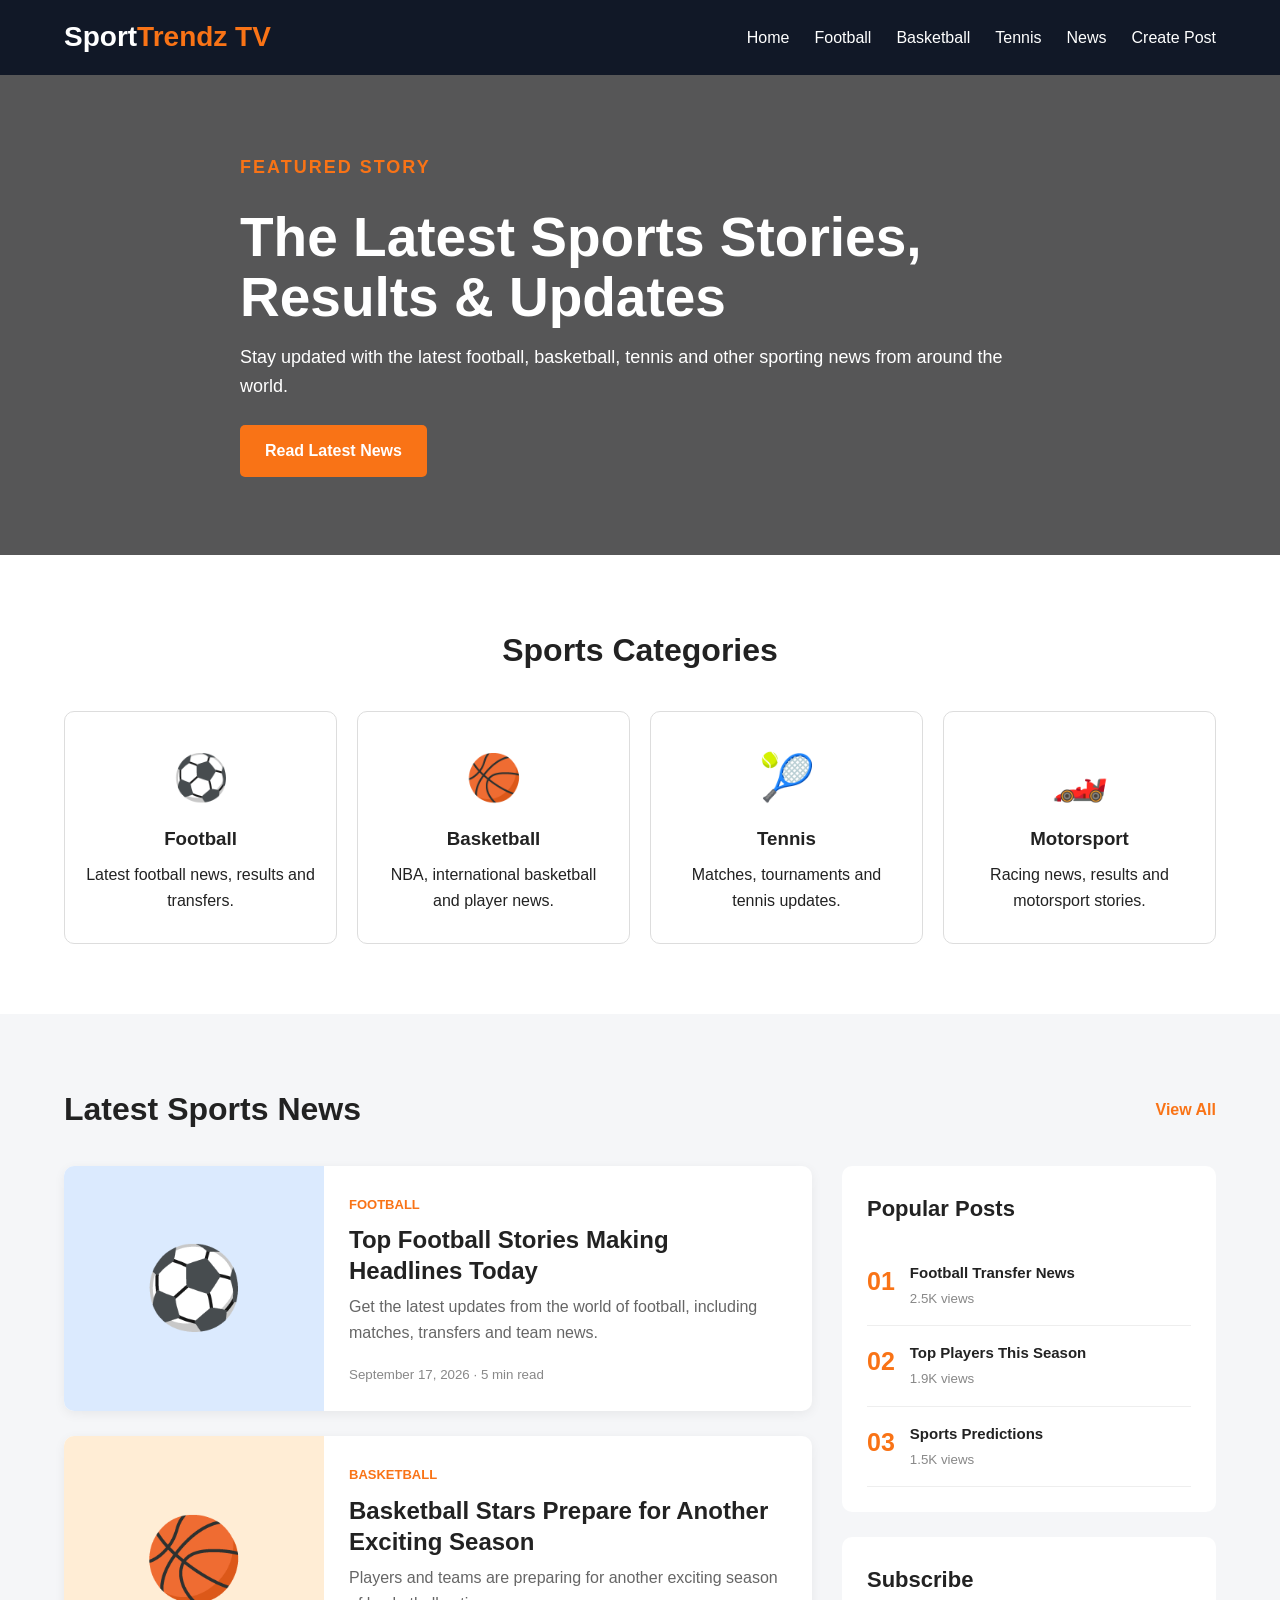
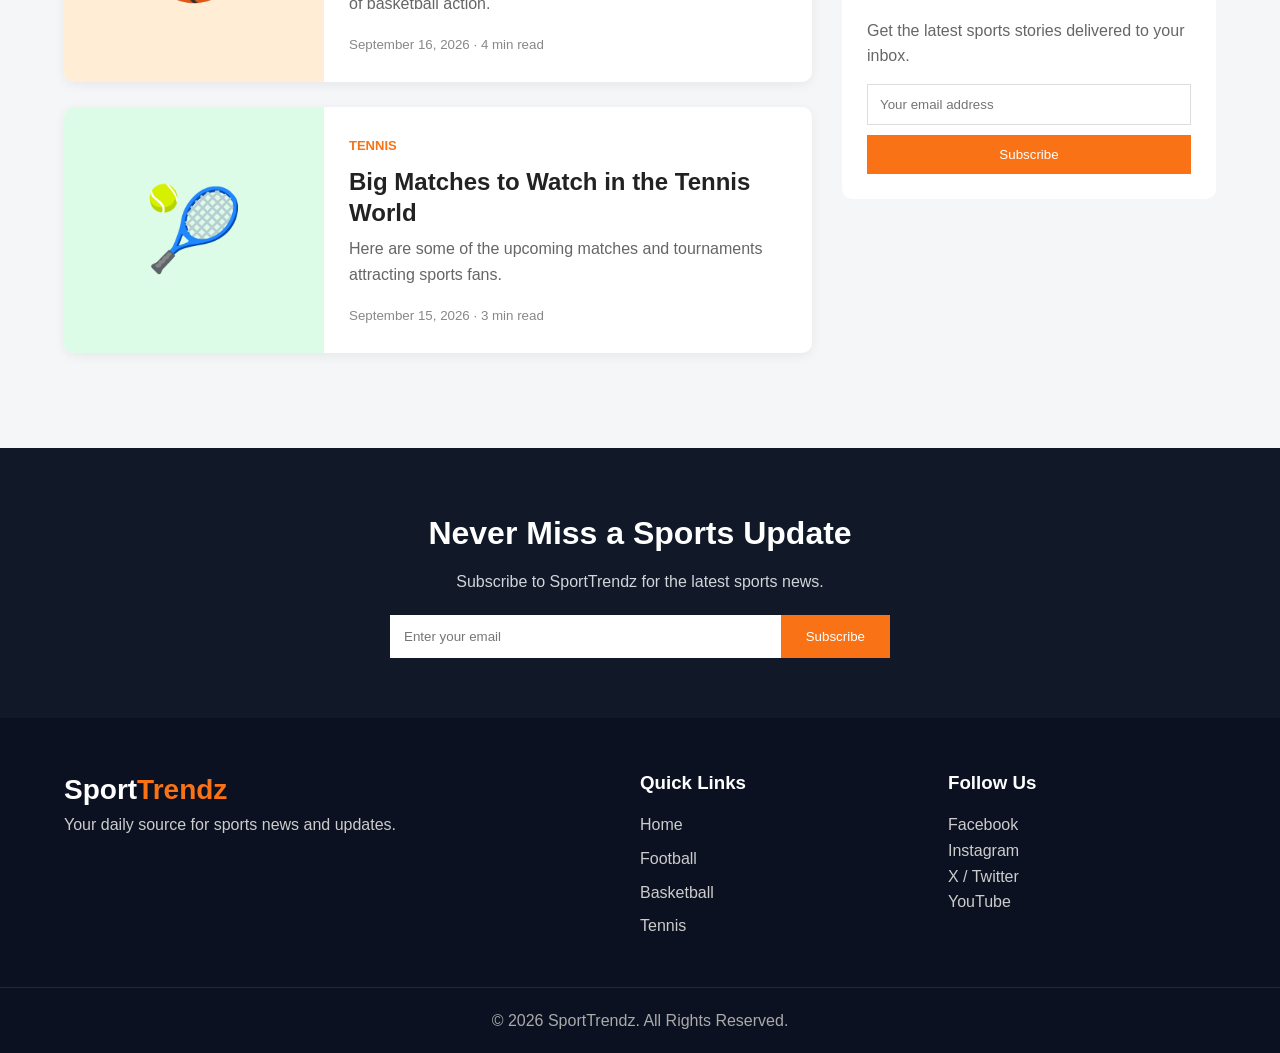
<file: index.html>
<!doctype html>
<html lang="en">
  <head>
    <meta charset="UTF-8" />
    <meta name="viewport" content="width=device-width, initial-scale=1.0" />
    <title>SportTrendz - Sports Blog</title>
    <link rel="stylesheet" href="style.css" />
  </head>

  <body>
    <!-- Header -->
    <header>
      <div class="container nav">
        <div class="logo">Sport<span>Trendz TV</span></div>

        <nav>
          <a href="index.html">Home</a>
          <a href="#football">Football</a>
          <a href="#basketball">Basketball</a>
          <a href="#tennis">Tennis</a>
          <a href="#news">News</a>
          <a href="create-post.html">Create Post</a>
        </nav>
      </div>
    </header>

    <!-- Hero Section -->
    <section class="hero">
      <div class="container hero-content">
        <div>
          <p class="category">FEATURED STORY</p>
          <h1>The Latest Sports Stories, Results & Updates</h1>
          <p>
            Stay updated with the latest football, basketball, tennis and other
            sporting news from around the world.
          </p>
          <a href="#news" class="btn">Read Latest News</a>
        </div>
      </div>
    </section>

    <!-- Categories -->
    <section class="categories">
      <div class="container">
        <h2>Sports Categories</h2>

        <div class="category-grid">
          <div class="category-card" id="football">
            <div class="icon">⚽</div>
            <h3>Football</h3>
            <p>Latest football news, results and transfers.</p>
          </div>

          <div class="category-card" id="basketball">
            <div class="icon">🏀</div>
            <h3>Basketball</h3>
            <p>NBA, international basketball and player news.</p>
          </div>

          <div class="category-card" id="tennis">
            <div class="icon">🎾</div>
            <h3>Tennis</h3>
            <p>Matches, tournaments and tennis updates.</p>
          </div>

          <div class="category-card">
            <div class="icon">🏎️</div>
            <h3>Motorsport</h3>
            <p>Racing news, results and motorsport stories.</p>
          </div>
        </div>
      </div>
    </section>

    <!-- Latest News -->
    <section class="news-section" id="news">
      <div class="container">
        <div class="section-title">
          <h2>Latest Sports News</h2>
          <a href="#">View All</a>
        </div>

        <div class="content-grid">
          <!-- Main Articles -->
          <main>
            <article class="post">
              <div class="post-image football-image">⚽</div>

              <div class="post-content">
                <span>FOOTBALL</span>
                <h2>Top Football Stories Making Headlines Today</h2>
                <p>
                  Get the latest updates from the world of football, including
                  matches, transfers and team news.
                </p>
                <small>September 17, 2026 · 5 min read</small>
              </div>
            </article>

            <article class="post">
              <div class="post-image basketball-image">🏀</div>

              <div class="post-content">
                <span>BASKETBALL</span>
                <h2>Basketball Stars Prepare for Another Exciting Season</h2>
                <p>
                  Players and teams are preparing for another exciting season of
                  basketball action.
                </p>
                <small>September 16, 2026 · 4 min read</small>
              </div>
            </article>

            <article class="post">
              <div class="post-image tennis-image">🎾</div>

              <div class="post-content">
                <span>TENNIS</span>
                <h2>Big Matches to Watch in the Tennis World</h2>
                <p>
                  Here are some of the upcoming matches and tournaments
                  attracting sports fans.
                </p>
                <small>September 15, 2026 · 3 min read</small>
              </div>
            </article>
          </main>

          <!-- Sidebar -->
          <aside>
            <div class="sidebar-box">
              <h3>Popular Posts</h3>

              <div class="popular">
                <strong>01</strong>
                <div>
                  <h4>Football Transfer News</h4>
                  <small>2.5K views</small>
                </div>
              </div>

              <div class="popular">
                <strong>02</strong>
                <div>
                  <h4>Top Players This Season</h4>
                  <small>1.9K views</small>
                </div>
              </div>

              <div class="popular">
                <strong>03</strong>
                <div>
                  <h4>Sports Predictions</h4>
                  <small>1.5K views</small>
                </div>
              </div>
            </div>

            <div class="sidebar-box newsletter">
              <h3>Subscribe</h3>
              <p>Get the latest sports stories delivered to your inbox.</p>

              <input type="email" placeholder="Your email address" />
              <button>Subscribe</button>
            </div>
          </aside>
        </div>
      </div>
    </section>

    <!-- Newsletter -->
    <section class="newsletter-section">
      <div class="container">
        <h2>Never Miss a Sports Update</h2>
        <p>Subscribe to SportTrendz for the latest sports news.</p>

        <form>
          <input type="email" placeholder="Enter your email" />
          <button type="submit">Subscribe</button>
        </form>
      </div>
    </section>

    <!-- Footer -->
    <footer id="contact">
      <div class="container footer-content">
        <div>
          <div class="logo">Sport<span>Trendz</span></div>
          <p>Your daily source for sports news and updates.</p>
        </div>

        <div>
          <h3>Quick Links</h3>
          <a href="#">Home</a>
          <a href="#football">Football</a>
          <a href="#basketball">Basketball</a>
          <a href="#tennis">Tennis</a>
        </div>

        <div>
          <h3>Follow Us</h3>
          <p>Facebook</p>
          <p>Instagram</p>
          <p>X / Twitter</p>
          <p>YouTube</p>
        </div>
      </div>

      <div class="copyright">
        <p>© 2026 SportTrendz. All Rights Reserved.</p>
      </div>
    </footer>
  </body>
</html>
</file>
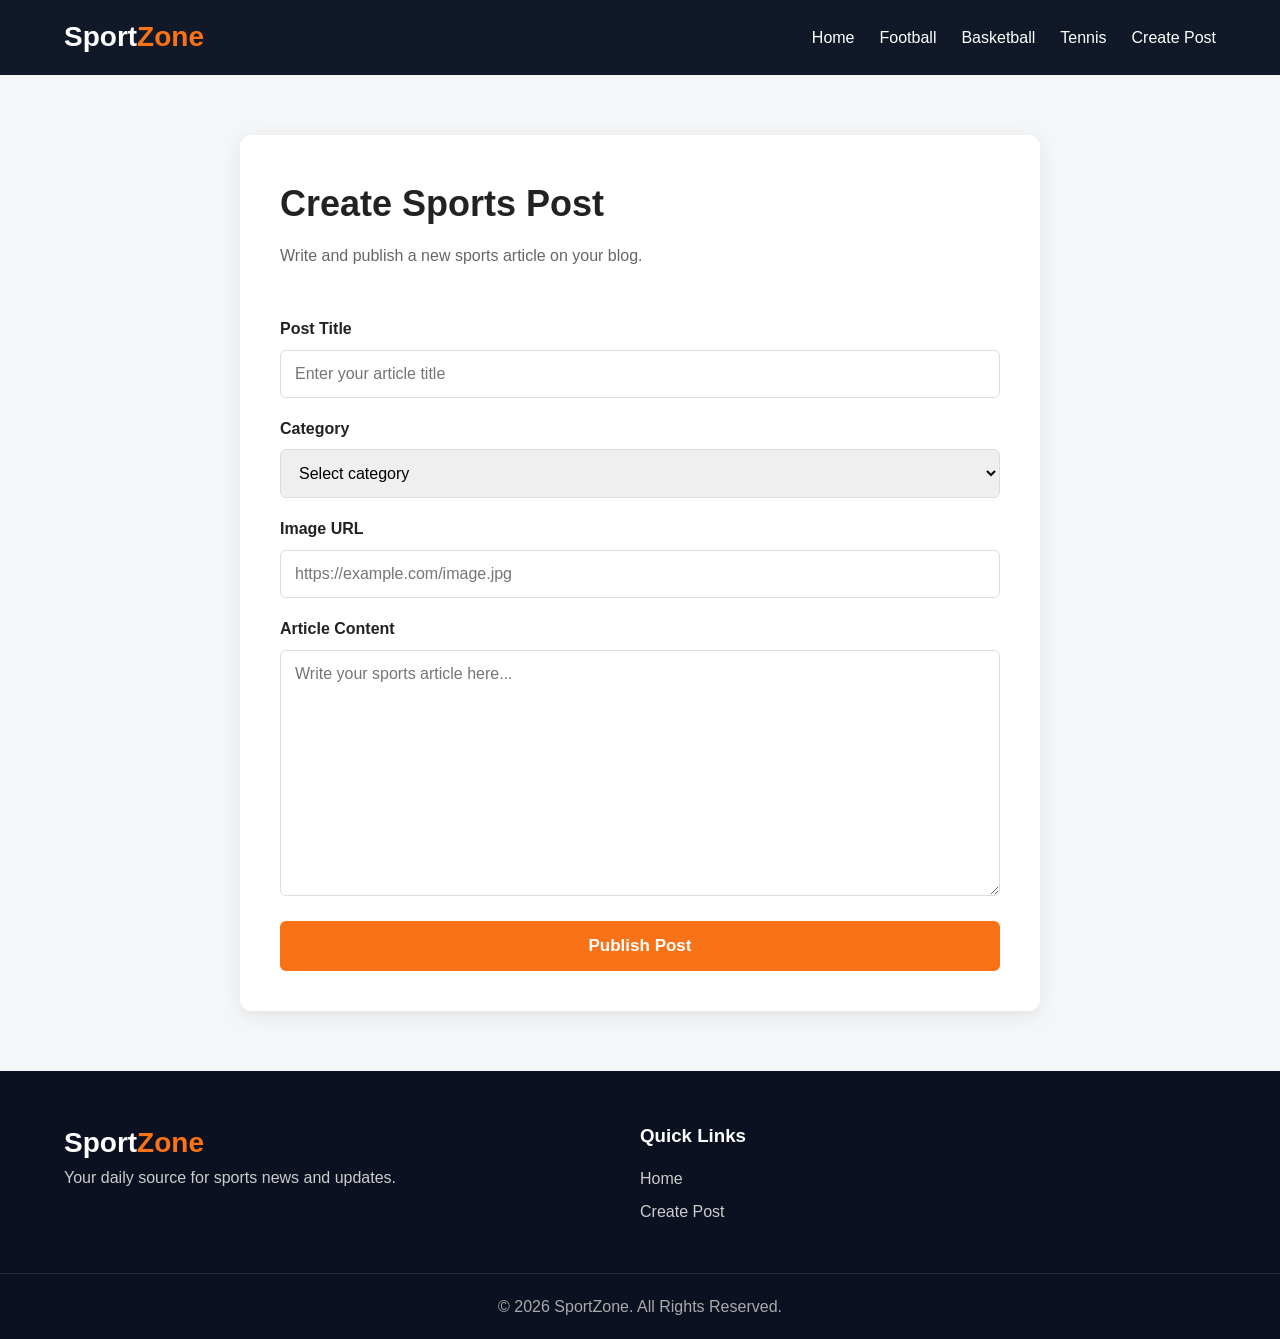
<file: create-post.html>
<!DOCTYPE html>
<html lang="en">
<head>
    <meta charset="UTF-8">
    <meta name="viewport" content="width=device-width, initial-scale=1.0">

    <title>Create Post - SportTrendz</title>

    <link rel="stylesheet" href="style.css">
</head>

<body>

<header>
    <div class="container nav">

        <div class="logo">
            Sport<span>Zone</span>
        </div>

        <nav>
            <a href="index.html">Home</a>
            <a href="index.html#football">Football</a>
            <a href="index.html#basketball">Basketball</a>
            <a href="index.html#tennis">Tennis</a>
            <a href="create-post.html">Create Post</a>
        </nav>

    </div>
</header>


<section class="create-section">

    <div class="create-container">

        <h1>Create Sports Post</h1>

        <p class="create-intro">
            Write and publish a new sports article on your blog.
        </p>


        <form id="postForm">

            <label for="title">
                Post Title
            </label>

            <input
                type="text"
                id="title"
                placeholder="Enter your article title"
                required
            >


            <label for="category">
                Category
            </label>

            <select id="category" required>

                <option value="">
                    Select category
                </option>

                <option value="Football">
                    Football
                </option>

                <option value="Basketball">
                    Basketball
                </option>

                <option value="Tennis">
                    Tennis
                </option>

                <option value="Motorsport">
                    Motorsport
                </option>

                <option value="Other">
                    Other
                </option>

            </select>


            <label for="image">
                Image URL
            </label>

            <input
                type="url"
                id="image"
                placeholder="https://example.com/image.jpg"
            >


            <label for="content">
                Article Content
            </label>

            <textarea
                id="content"
                rows="12"
                placeholder="Write your sports article here..."
                required
            ></textarea>


            <button type="submit" class="publish-btn">
                Publish Post
            </button>

        </form>


        <div id="message"></div>

    </div>

</section>


<footer>

    <div class="container footer-content">

        <div>
            <div class="logo">
                Sport<span>Zone</span>
            </div>

            <p>
                Your daily source for sports news and updates.
            </p>
        </div>

        <div>
            <h3>Quick Links</h3>

            <a href="index.html">
                Home
            </a>

            <a href="create-post.html">
                Create Post
            </a>
        </div>

    </div>

    <div class="copyright">
        <p>
            © 2026 SportZone. All Rights Reserved.
        </p>
    </div>

</footer>


<script>

document
    .getElementById("postForm")
    .addEventListener("submit", function(event) {

        event.preventDefault();


        const title =
            document.getElementById("title").value;

        const category =
            document.getElementById("category").value;

        const image =
            document.getElementById("image").value;

        const content =
            document.getElementById("content").value;


        const post = {

            id: Date.now(),

            title: title,

            category: category,

            image: image,

            content: content,

            date: new Date().toLocaleDateString()

        };


        let posts =
            JSON.parse(
                localStorage.getItem("sportPosts")
            ) || [];


        posts.unshift(post);


        localStorage.setItem(
            "sportPosts",
            JSON.stringify(posts)
        );


        document.getElementById("message").innerHTML = `
            <div class="success-message">
                Post published successfully!
                <br><br>
                <a href="index.html">
                    View your post
                </a>
            </div>
        `;


        document.getElementById("postForm").reset();

    });

</script>

</body>
</html>
</file>
<file: style.css>
* {
  margin: 0;
  padding: 0;
  box-sizing: border-box;
}

body {
  font-family: Arial, Helvetica, sans-serif;
  line-height: 1.6;
  color: #222;
  background: #f5f6f8;
}

.container {
  width: 90%;
  max-width: 1200px;
  margin: auto;
}

/* Header */

header {
  background: #111827;
  color: white;
  position: sticky;
  top: 0;
  z-index: 1000;
}

.nav {
  min-height: 75px;
  display: flex;
  align-items: center;
  justify-content: space-between;
}

.logo {
  font-size: 28px;
  font-weight: bold;
}

.logo span {
  color: #f97316;
}

nav {
  display: flex;
  gap: 25px;
}

nav a {
  color: white;
  text-decoration: none;
  font-weight: 500;
}

nav a:hover {
  color: #f97316;
}

/* Hero */

.hero {
  min-height: 480px;
  display: flex;
  align-items: center;
  background:
    linear-gradient(rgba(0, 0, 0, 0.65), rgba(0, 0, 0, 0.65)),
    url("https://images.unsplash.com/photo-1461896836934-ffe607ba8211?auto=format&fit=crop&w=1600&q=80")
      center/cover;
  color: white;
}

.hero-content {
  max-width: 800px;
}

.category {
  color: #f97316;
  font-weight: bold;
  letter-spacing: 2px;
}

.hero h1 {
  font-size: 55px;
  line-height: 1.1;
  margin: 15px 0;
}

.hero p {
  font-size: 18px;
  margin-bottom: 25px;
}

.btn {
  display: inline-block;
  background: #f97316;
  color: white;
  padding: 13px 25px;
  text-decoration: none;
  border-radius: 5px;
  font-weight: bold;
}

.btn:hover {
  background: #ea580c;
}

/* Categories */

.categories {
  padding: 70px 0;
  background: white;
}

.categories h2 {
  text-align: center;
  margin-bottom: 35px;
  font-size: 32px;
}

.category-grid {
  display: grid;
  grid-template-columns: repeat(4, 1fr);
  gap: 20px;
}

.category-card {
  padding: 30px 20px;
  text-align: center;
  border: 1px solid #ddd;
  border-radius: 10px;
  transition: 0.3s;
}

.category-card:hover {
  transform: translateY(-5px);
  box-shadow: 0 10px 25px rgba(0, 0, 0, 0.1);
}

.icon {
  font-size: 45px;
  margin-bottom: 10px;
}

.category-card h3 {
  margin-bottom: 8px;
}

/* News */

.news-section {
  padding: 70px 0;
}

.section-title {
  display: flex;
  justify-content: space-between;
  align-items: center;
  margin-bottom: 30px;
}

.section-title h2 {
  font-size: 32px;
}

.section-title a {
  color: #f97316;
  text-decoration: none;
  font-weight: bold;
}

.content-grid {
  display: grid;
  grid-template-columns: 2fr 1fr;
  gap: 30px;
}

/* Posts */

.post {
  display: grid;
  grid-template-columns: 260px 1fr;
  background: white;
  margin-bottom: 25px;
  border-radius: 10px;
  overflow: hidden;
  box-shadow: 0 3px 12px rgba(0, 0, 0, 0.06);
}

.post-image {
  min-height: 220px;
  display: flex;
  justify-content: center;
  align-items: center;
  font-size: 80px;
}

.football-image {
  background: #dbeafe;
}

.basketball-image {
  background: #ffedd5;
}

.tennis-image {
  background: #dcfce7;
}

.post-content {
  padding: 25px;
}

.post-content span {
  color: #f97316;
  font-size: 13px;
  font-weight: bold;
}

.post-content h2 {
  margin: 8px 0;
  line-height: 1.3;
}

.post-content p {
  color: #666;
  margin-bottom: 15px;
}

.post-content small {
  color: #888;
}

/* Sidebar */

.sidebar-box {
  background: white;
  padding: 25px;
  margin-bottom: 25px;
  border-radius: 10px;
}

.sidebar-box h3 {
  font-size: 22px;
  margin-bottom: 20px;
}

.popular {
  display: flex;
  gap: 15px;
  padding: 15px 0;
  border-bottom: 1px solid #eee;
}

.popular strong {
  font-size: 25px;
  color: #f97316;
}

.popular h4 {
  font-size: 15px;
}

.popular small {
  color: #888;
}

/* Sidebar Newsletter */

.newsletter p {
  color: #666;
  margin-bottom: 15px;
}

.newsletter input {
  width: 100%;
  padding: 12px;
  border: 1px solid #ddd;
  margin-bottom: 10px;
}

.newsletter button {
  width: 100%;
  padding: 12px;
  border: none;
  background: #f97316;
  color: white;
  cursor: pointer;
}

/* Newsletter Section */

.newsletter-section {
  background: #111827;
  color: white;
  text-align: center;
  padding: 60px 20px;
}

.newsletter-section h2 {
  font-size: 32px;
  margin-bottom: 10px;
}

.newsletter-section p {
  margin-bottom: 20px;
  color: #d1d5db;
}

.newsletter-section form {
  display: flex;
  max-width: 500px;
  margin: auto;
}

.newsletter-section input {
  flex: 1;
  padding: 14px;
  border: none;
}

.newsletter-section button {
  padding: 14px 25px;
  border: none;
  background: #f97316;
  color: white;
  cursor: pointer;
}

/* Footer */

footer {
  background: #0b1120;
  color: white;
  padding-top: 50px;
}

.footer-content {
  display: grid;
  grid-template-columns: 2fr 1fr 1fr;
  gap: 40px;
  padding-bottom: 40px;
}

.footer-content h3 {
  margin-bottom: 15px;
}

.footer-content a {
  display: block;
  color: #ccc;
  text-decoration: none;
  margin-bottom: 8px;
}

.footer-content p {
  color: #ccc;
}

.copyright {
  text-align: center;
  border-top: 1px solid #1f2937;
  padding: 20px;
  color: #aaa;
}

/* Mobile */

@media (max-width: 800px) {
  .nav {
    flex-direction: column;
    padding: 20px 0;
    gap: 15px;
  }

  nav {
    flex-wrap: wrap;
    justify-content: center;
    gap: 15px;
  }

  .hero {
    min-height: 400px;
  }

  .hero h1 {
    font-size: 38px;
  }

  .category-grid {
    grid-template-columns: repeat(2, 1fr);
  }

  .content-grid {
    grid-template-columns: 1fr;
  }

  .post {
    grid-template-columns: 1fr;
  }

  .post-image {
    min-height: 180px;
  }

  .footer-content {
    grid-template-columns: 1fr;
  }

  .newsletter-section form {
    flex-direction: column;
    gap: 10px;
  }
}

@media (max-width: 500px) {
  .category-grid {
    grid-template-columns: 1fr;
  }

  .hero h1 {
    font-size: 32px;
  }

  .section-title {
    flex-direction: column;
    align-items: flex-start;
    gap: 10px;
  }
}
/* =========================
   CREATE POST PAGE
========================= */

.create-section {
  min-height: 80vh;
  padding: 60px 20px;
  background: #f5f6f8;
}

.create-container {
  max-width: 800px;
  margin: auto;
  background: white;
  padding: 40px;
  border-radius: 12px;
  box-shadow: 0 5px 20px rgba(0, 0, 0, 0.08);
}

.create-container h1 {
  font-size: 36px;
  margin-bottom: 10px;
}

.create-intro {
  color: #666;
  margin-bottom: 30px;
}

#postForm {
  display: flex;
  flex-direction: column;
}

#postForm label {
  font-weight: bold;
  margin-bottom: 8px;
  margin-top: 18px;
}

#postForm input,
#postForm select,
#postForm textarea {
  width: 100%;
  padding: 14px;
  border: 1px solid #ddd;
  border-radius: 6px;
  font-size: 16px;
  font-family: Arial, sans-serif;
}

#postForm textarea {
  resize: vertical;
}

#postForm input:focus,
#postForm select:focus,
#postForm textarea:focus {
  outline: none;
  border-color: #f97316;
}

.publish-btn {
  margin-top: 25px;
  padding: 15px;
  border: none;
  border-radius: 6px;
  background: #f97316;
  color: white;
  font-size: 17px;
  font-weight: bold;
  cursor: pointer;
}

.publish-btn:hover {
  background: #ea580c;
}

.success-message {
  margin-top: 25px;
  padding: 20px;
  background: #dcfce7;
  color: #166534;
  border-radius: 6px;
  text-align: center;
}

.success-message a {
  color: #166534;
  font-weight: bold;
}

/* Mobile */

@media (max-width: 600px) {
  .create-container {
    padding: 25px 20px;
  }

  .create-container h1 {
    font-size: 28px;
  }
}
</file>
